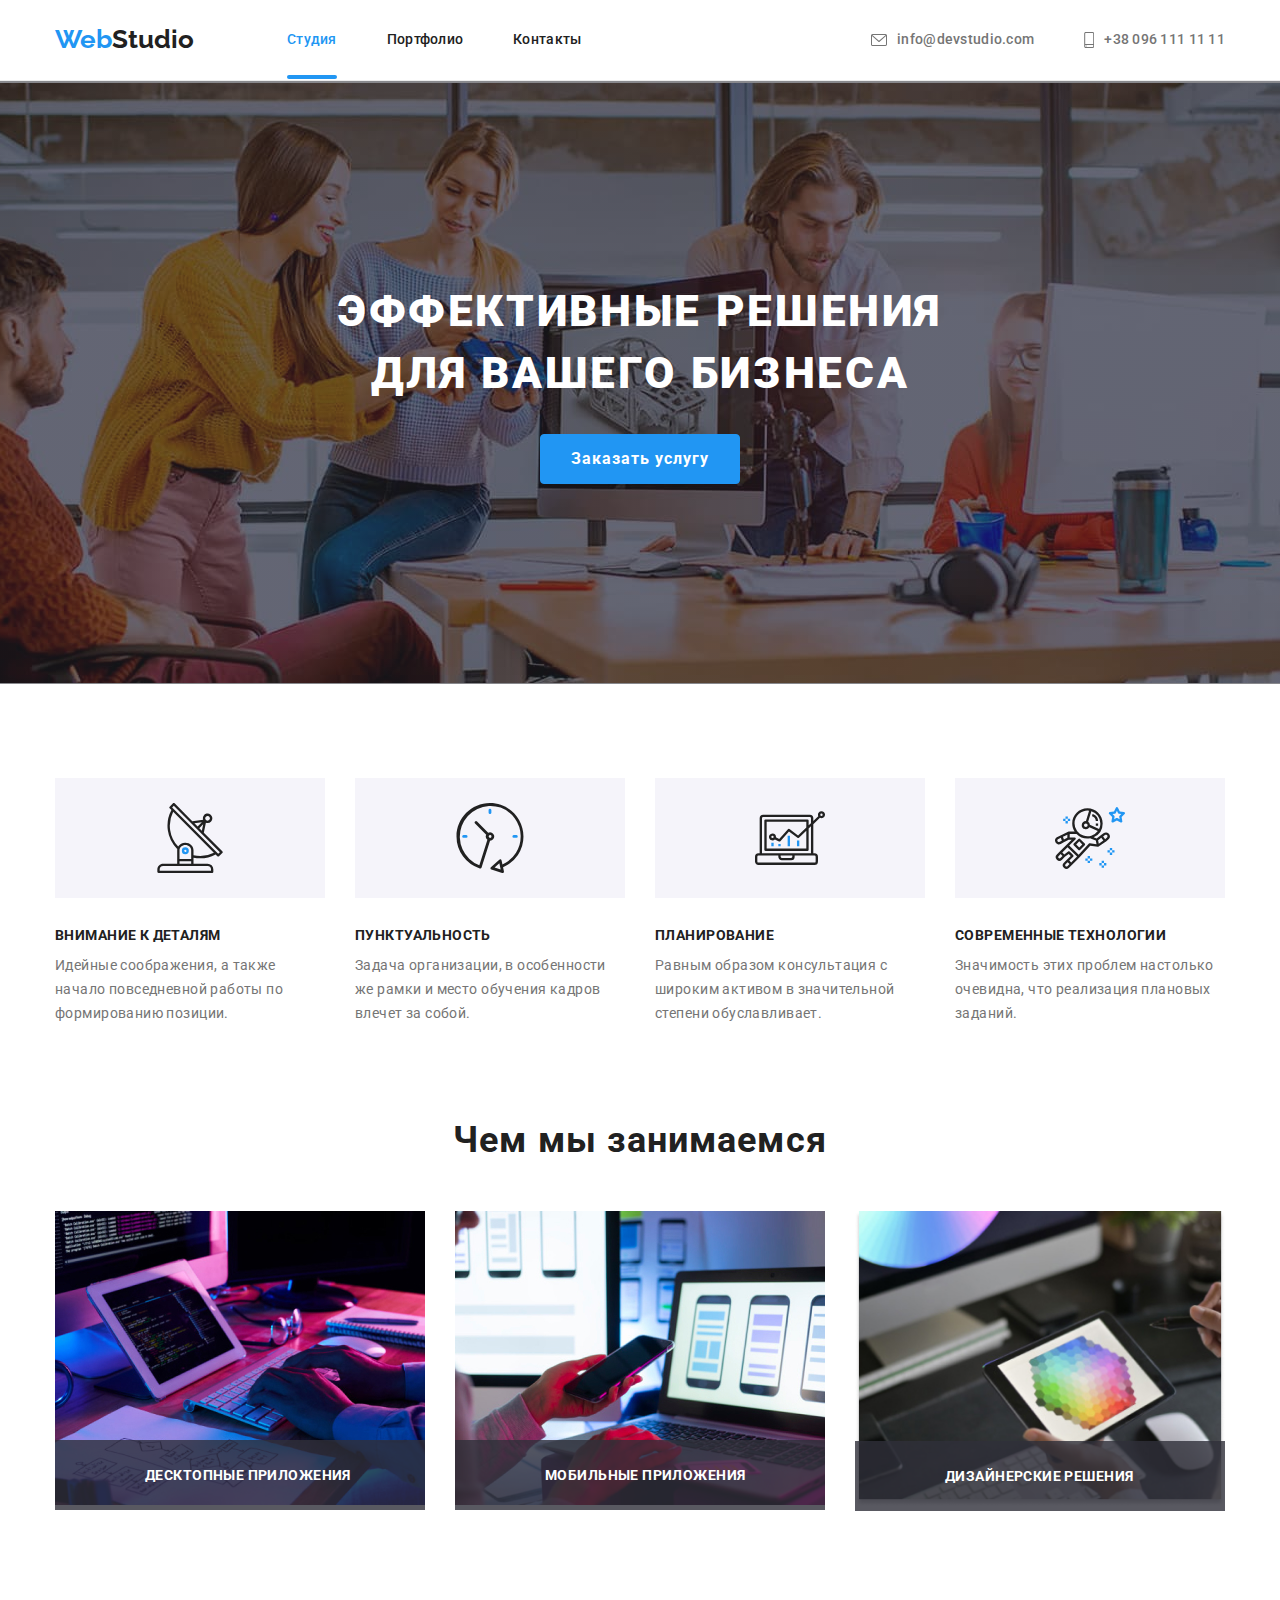
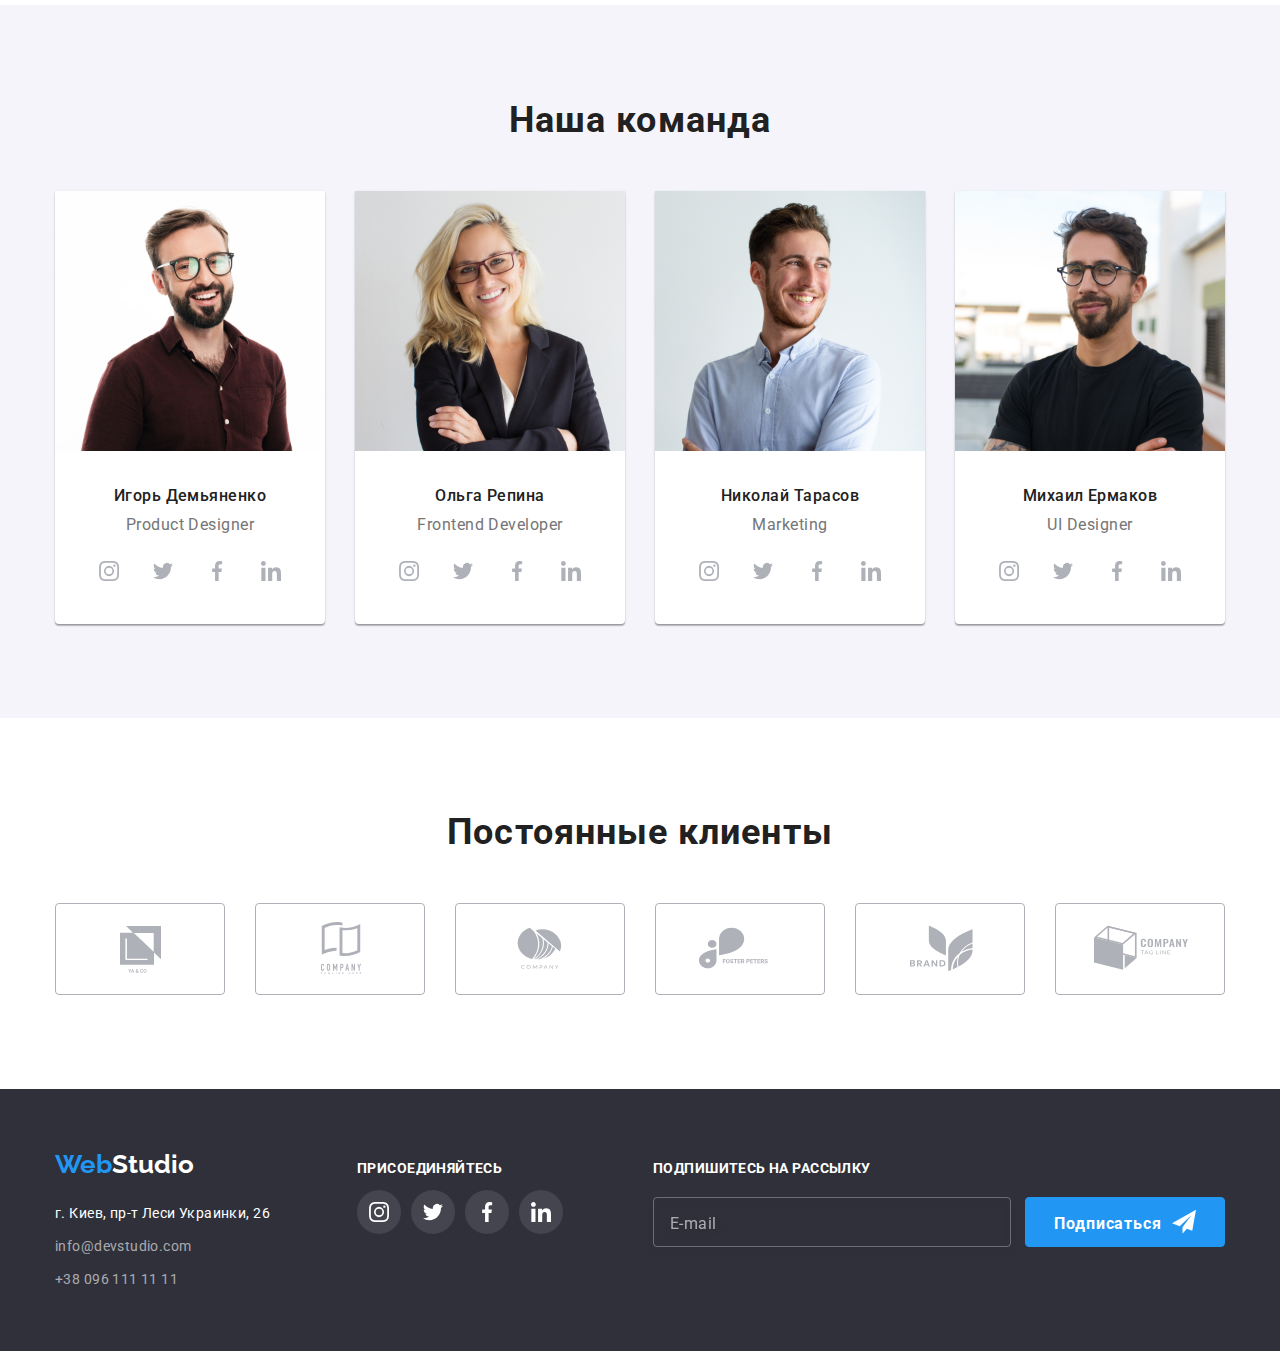
<file: index.html>
<!DOCTYPE html>
<html lang="en">
<head>
    <meta charset="UTF-8">
    <meta http-equiv="X-UA-Compatible" content="IE=edge">
    <meta name="viewport" content="width=device-width, initial-scale=1.0">
    <link href="https://fonts.googleapis.com/css2?family=Raleway:wght@700&family=Roboto:wght@400;500;700;900&display=swap"
        rel="stylesheet">
        <link rel="stylesheet" href="https://cdnjs.cloudflare.com/ajax/libs/modern-normalize/1.1.0/modern-normalize.min.css
">
    <link rel="stylesheet" href="css/styles.css">
    <title>WebStudio</title>
</head>
<body>
    <!-- Шапка -->
<header class="head">
    <div class="conteiner  header-all">
    <nav class="nav-main-list">
<a href="./index.html" class="logo"><span class="logo-part">Web</span>Studio</a>
<ul class="main-list">
    <li class="main-list-li"><a class="main-list-item current" href="./index.html">Студия</a></li>
    <li class="main-list-li"><a class="main-list-item " href="./portfolio.html">Портфолио</a></li>
    <li class="main-list-li"><a class="main-list-item " href="">Контакты</a></li>
</ul>
</nav>
<ul class="contact-list">
    <li class="contact-list-li"><a class="contact-list-item" href="mailto:info@devstudio.com">
        <svg class="icon-mail" width="16" height="12">
            <use href="./images/spryte.svg#icon-envelope"></use>
        </svg>info@devstudio.com</a></li>
    <li class="contact-list-li"><a class="contact-list-item" href="tel:+380961111111">
        <svg class="icon-mail" width="10" height="16">
            <use href="./images/spryte.svg#icon-smartphone"></use>
        </svg>+38 096 111 11 11</a></li>
</ul>
    </div>
</header>
<main>
    <!-- hero --> 
<section class="hero"> 
    <div class="conteiner"> 
    <h1 class="hero-title" >Эффективные решения для вашего бизнеса</h1>
    <button class="hero-button" type="button" data-modal-open>Заказать услугу</button>
    </div>
</section>
<section class="benefits section-first">
    <div class="conteiner">
    <!-- <h2>Наши преимущества</h2> -->
    <ul class="benefits-list">
        <li  class="benefits-list-item">
            <div class="icon-section">
                <svg class="icon-benefits" width="70" height="70">
                    <use href="./images/spryte.svg#icon-antenna"></use>
                </svg>
            </div>    
            <h3  class="benefits-list-item-title">Внимание к деталям</h3>
            <p  class="benefits-list-item-text">Идейные соображения, а также начало повседневной работы по формированию позиции.</p>
        </li>
        <li class="benefits-list-item">
           <div class="icon-section">
                <svg class="icon-benefits" width="70" height="70">
                    <use href="./images/spryte.svg#icon-clock"></use>
                </svg>
           </div>
            <h3 class="benefits-list-item-title">Пунктуальность</h3>
            <p class="benefits-list-item-text">Задача организации, в особенности же рамки и место обучения кадров влечет за собой.</p>
        </li>
        <li class="benefits-list-item">
            <div class="icon-section">
                <svg class="icon-benefits" width="70" height="70">
                    <use href="./images/spryte.svg#icon-diagram"></use>
                </svg>
            </div>
            <h3 class="benefits-list-item-title">Планирование</h3>
            <p class="benefits-list-item-text">Равным образом консультация с широким активом в значительной степени обуславливает.</p>
        </li>
        <li class="benefits-list-item">
            <div class="icon-section">
                <svg class="icon-benefits" width="70" height="70">
                    <use href="./images/spryte.svg#icon-astronaut"></use>
                </svg>
            </div>
            <h3 class="benefits-list-item-title">Современные технологии</h3>
            <p class="benefits-list-item-text">Значимость этих проблем настолько очевидна, что реализация плановых заданий.</p>
        </li>
    </ul>
    </div>
</section>
<section class="work section">
    <div class="conteiner">
    <h2 class="work-title">Чем мы занимаемся</h2>
    <ul class="work-examples">
        <li class="work-examples-item">
            <div class="work-examples-img">
                    <div class="work-examples-text">
                        Десктопные приложения </div>
                        <a href=""><img src="./images/box1.jpg" alt="планшет с клавиатурой" width="370"></a>
                    
                
            </div>
        </li>
        <li class="work-examples-item">
            <div class="work-examples-img">
                   <div class="work-examples-text">
                    Мобильные приложения</div>
                        <a href=""><img src="./images/box2.jpg" alt="ноутбук с телефоном" width="370" ></a>
                   
                
            </div>
        </li>
        <li class="work-examples-item">
            <div class="work-examples-img">
                   <div class="work-examples-text">
                    Дизайнерские решения </div>
                        <a href=""><img src="./images/box3.jpg" alt="планшет с цветовой гаммой" width="370"></a>
                   
            </div>
        </li>
    </ul>
    </div>
</section>
<section class="team section">
    <div class="conteiner">
    <h2 class="team-title">Наша команда</h2>
    <ul class="team-list">
        <li class="team-list-item">
                <img src="./images/empl1.jpg" alt="мужчина в очках" width="270" height="260" class="team-member-photo">
                <div class="team-member-text">
                    <h3 class="team-member">Игорь Демьяненко</h3>
                    <p class="team-member-position"> Product Designer</p>
                    <ul class="team-contact-list">
                        <li class="team-contact-item"><a href=""><svg class="team-contact" width="20" height="20px"><use href="./images/spryte.svg#icon-instagram"></use></svg></a></li>
                        <li class="team-contact-item"><a href=""><svg class="team-contact" width="20" height="20px"><use href="./images/spryte.svg#icon-twitter"></use></svg></a></li>
                        <li class="team-contact-item"><a href=""><svg class="team-contact" width="20" height="20px"><use href="./images/spryte.svg#icon-facebook"></use></svg></a></li>
                        <li class="team-contact-item"><a href=""><svg class="team-contact" width="20" height="20px"><use href="./images/spryte.svg#icon-linkedin"></use></svg></a></li>
                    </ul>
                </div>
        </li>
        <li class="team-list-item">
                    <img src="./images/empl2.jpg" alt="девушка в очках" width="270" height="260" class="team-member-photo">
                    <div class="team-member-text">
                        <h3 class="team-member">Ольга Репина </h3>
                        <p class="team-member-position"> Frontend Developer</p>
                        <ul class="team-contact-list">
                            <li class="team-contact-item"><a href=""><svg class="team-contact" width="20" height="20px">
                                        <use href="./images/spryte.svg#icon-instagram"></use>
                                    </svg></a></li>
                            <li class="team-contact-item"><a href=""><svg class="team-contact" width="20" height="20px">
                                        <use href="./images/spryte.svg#icon-twitter"></use>
                                    </svg></a></li>
                            <li class="team-contact-item"><a href=""><svg class="team-contact" width="20" height="20px">
                                        <use href="./images/spryte.svg#icon-facebook"></use>
                                    </svg></a></li>
                            <li class="team-contact-item"><a href=""><svg class="team-contact" width="20" height="20px">
                                        <use href="./images/spryte.svg#icon-linkedin"></use>
                                    </svg></a></li>
                        </ul>
                    </div>
        </li>
        <li class="team-list-item">
                    <img src="./images/empl3.jpg" alt="мужчина" width="270" height="260" class="team-member-photo">
                    <div class="team-member-text">
                        <h3 class="team-member">Николай Тарасов</h3>
                        <p class="team-member-position"> Marketing</p>
                        <ul class="team-contact-list">
                            <li class="team-contact-item"><a href=""><svg class="team-contact" width="20" height="20px">
                                        <use href="./images/spryte.svg#icon-instagram"></use>
                                    </svg></a></li>
                            <li class="team-contact-item"><a href=""><svg class="team-contact" width="20" height="20px">
                                        <use href="./images/spryte.svg#icon-twitter"></use>
                                    </svg></a></li>
                            <li class="team-contact-item"><a href=""><svg class="team-contact" width="20" height="20px">
                                        <use href="./images/spryte.svg#icon-facebook"></use>
                                    </svg></a></li>
                            <li class="team-contact-item"><a href=""><svg class="team-contact" width="20" height="20px">
                                        <use href="./images/spryte.svg#icon-linkedin"></use>
                                    </svg></a></li>
                        </ul>
                    </div>
        </li>
        <li class="team-list-item">
                    <img src="./images/empl4.jpg" alt="мужчина в очках" width="270" height="260" class="team-member-photo">
                    <div class="team-member-text">
                        <h3 class="team-member">Михаил Ермаков</h3>
                        <p class="team-member-position"> UI Designer</p>
                        <ul class="team-contact-list">
                            <li class="team-contact-item"><a href=""><svg class="team-contact" width="20" height="20px">
                                        <use href="./images/spryte.svg#icon-instagram"></use>
                                    </svg></a></li>
                            <li class="team-contact-item"><a href=""><svg class="team-contact" width="20" height="20px">
                                        <use href="./images/spryte.svg#icon-twitter"></use>
                                    </svg></a></li>
                            <li class="team-contact-item"><a href=""><svg class="team-contact" width="20" height="20px">
                                        <use href="./images/spryte.svg#icon-facebook"></use>
                                    </svg></a></li>
                            <li class="team-contact-item"><a href=""><svg class="team-contact" width="20" height="20px">
                                        <use href="./images/spryte.svg#icon-linkedin"></use>
                                    </svg></a></li>
                        </ul>
                    </div>
        </li>
       
    </ul>
    </div>
</section>
<section class="section">
    <div class="conteiner">
<h2 class="clients-title">Постоянные клиенты</h2>
<ul class="clients-list">
    <li class="clients-list-item"><a href=""><svg class="clients-icon" width="106" height="60"><use href="./images/spryte.svg#icon-Logo"></use></svg></a></li>
    <li class="clients-list-item"><a href=""><svg class="clients-icon" width="106" height="60"><use href="./images/spryte.svg#icon-Logo-1"></use></svg></a></li>
    <li class="clients-list-item"><a href=""><svg class="clients-icon" width="106" height="60"><use href="./images/spryte.svg#icon-Logo-2"></use></svg></a></li>
    <li class="clients-list-item"><a href=""><svg class="clients-icon" width="106" height="60"><use href="./images/spryte.svg#icon-Logo-3"></use></svg></a></li>
    <li class="clients-list-item"><a href=""><svg class="clients-icon" width="106" height="60"><use href="./images/spryte.svg#icon-Logo-4"></use></svg></a></li>
    <li class="clients-list-item"><a href=""><svg class="clients-icon" width="106" height="60"><use href="./images/spryte.svg#icon-Logo-5"></use></svg></a></li>
</ul>
</div>
</section>
</main>
<footer>
    <div class="conteiner footer-box"> 
        <div class="address-content">
            <a href="./index.html" class="logo logo-footer"><span class="logo-part">Web</span><span
                    class="logo-part-footer">Studio</span></a>
            <address>

                <a href="" class="address-local">г. Киев, пр-т Леси Украинки, 26</a>
                <ul>
                    <li class="address-phone-li"><a href="mailto:info@devstudio.com" class="address-phone">info@devstudio.com</a></li>
                    <li class="address-phone-li"><a href="tel:+380961111111" class="address-mail">+38 096 111 11 11</a></li>
                </ul>
            </address>
        </div>
        <div class="footer-soc-list">
            <h3 class="footer-soc-title">присоединяйтесь</h3>
            <ul class="team-contact-list">
                <li class="team-contact-item"><a class="footer-contact-link" href=""><svg class=" footer-icon" width="20" height="20px">
                            <use href="./images/spryte.svg#icon-instagram"></use>
                        </svg></a></li>
                <li class="team-contact-item"><a class="footer-contact-link" href=""><svg class="footer-icon" width="20" height="20px">
                            <use href="./images/spryte.svg#icon-twitter"></use>
                        </svg></a></li>
                <li class="team-contact-item"><a class="footer-contact-link" href=""><svg class="footer-icon" width="20" height="20px">
                            <use href="./images/spryte.svg#icon-facebook"></use>
                        </svg></a></li>
                <li class="team-contact-item"><a class="footer-contact-link" href=""><svg class="footer-icon" width="20" height="20px">
                            <use href="./images/spryte.svg#icon-linkedin"></use>
                        </svg></a></li>
            </ul>
        </div>
            <form>
                <label>
                    <span class="footer-label-text">Подпишитесь на рассылку</span>
                    <input class="footer-input" placeholder="E-mail" name="sub-email" type="email">
                </label>
                
                <button type="submit" class="hero-button">Подписаться<svg class="send-footer-icon" width="24" height="24">
                    <use href="./images/spryte.svg#icon-send"></use>
                </svg>
            </button>
                
                
               
                
            </form>
        

    </div>
</footer>
<div class="backdrop is-hidden" data-modal>
    <div class="modal-backdrop">
        <h2 class="modal-title">Оставьте свои данные, мы вам перезвоним</h2>
        <form class="form">
            <label class="modal-label">
                <span class="text-label">Имя</span>
                <input type="text" class="label-input" name="name">
                <svg width="18" height="18" class="label-icon">
                    <use href="./images/spryte.svg#icon-person-black" ></use>
                </svg>
            </label>
            <label class="modal-label">
                <span class="text-label">Телефон</span>
                <input type="tel" class="label-input" name="telephone">
                <svg width="18" height="18" class="label-icon">
                    <use href="./images/spryte.svg#icon-phone-black"></use>
                </svg>
            </label>
            <label class="modal-label">
                <span class="text-label">Почта</span>
                    <input type="email" class="label-input" name="e-mail">
                    <svg width="18" height="18" class="label-icon">
                        <use href="./images/spryte.svg#icon-email-black"></use>
                    </svg>
            </label>
            <label class="maodal-label">
                <span class="text-label">Комментарий</span>
                <textarea name="comment" placeholder="Введите текст" class="text-area" id="comment" rows="10"></textarea>
            </label>
            <label class="modal-label checkbox-label ">
               
                <input type="checkbox" name="check" class="label-input-checkbox" >
                <span class="custom-check">
                    <svg width="11" height="8">
                        <use href="./images/spryte.svg#icon-vector"></use>
                    </svg>
                </span>
                <span class="check-box-text">
                    Соглашаюсь с рассылкой и принимаю&nbsp;
                    <a class="label-link" href="">Условия договора</a>
                </span> 
            </label>
            <button class="hero-button btn-label" type="submit">Отправить</button>
        </form>
    <button type="button"  class="modal-backdrop-button" data-modal-close>
        <svg width="11" height="11">
            <use href="./images/spryte.svg#icon-close" ></use>
        </svg>
    </button>

</div>
</div>
<script src="./js/modal.js"></script>
</body>

</html>
</file>
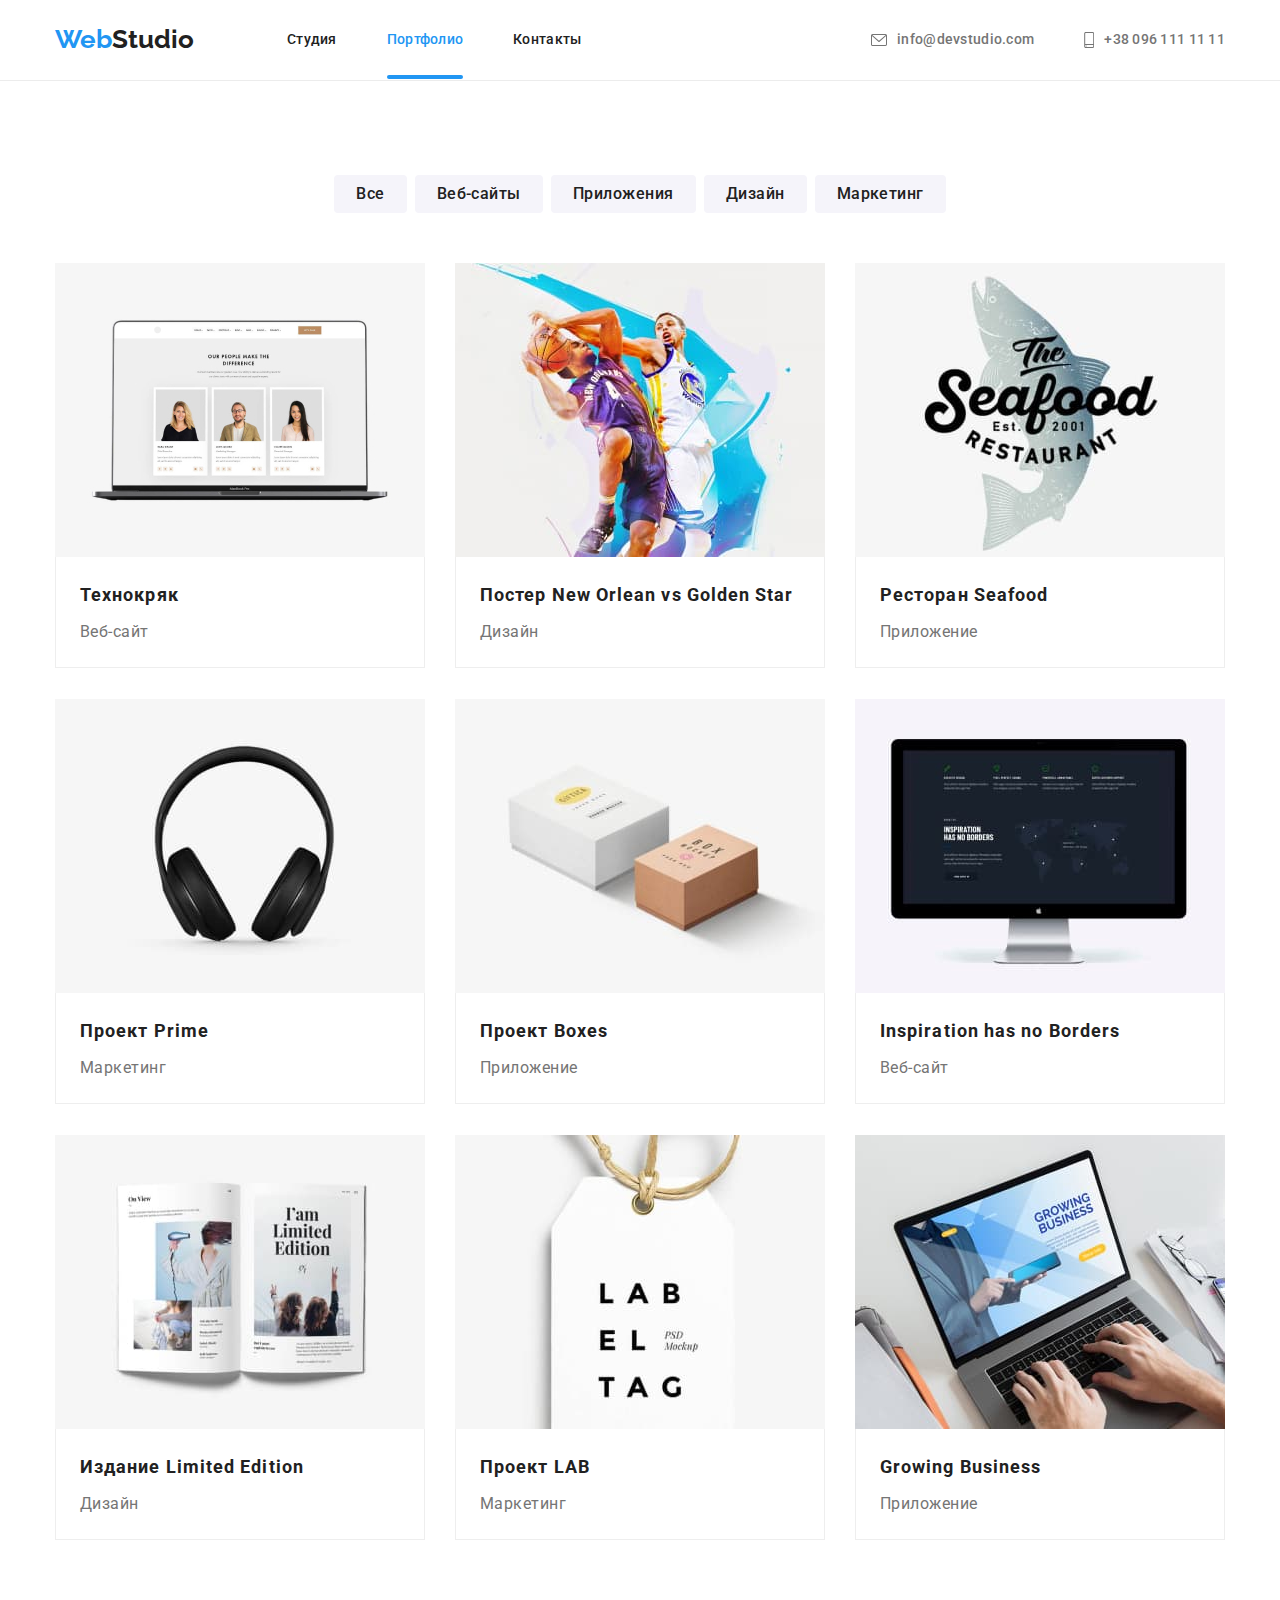
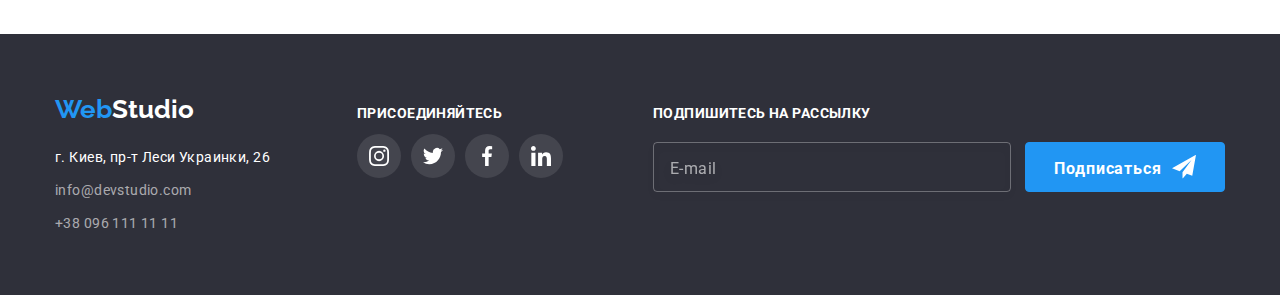
<file: portfolio.html>
<!DOCTYPE html>
<html lang="en">

<head>
    <meta charset="UTF-8">
    <meta http-equiv="X-UA-Compatible" content="IE=edge">
    <meta name="viewport" content="width=device-width, initial-scale=1.0">
    <link
        href="https://fonts.googleapis.com/css2?family=Raleway:wght@700&family=Roboto:wght@400;500;700;900&display=swap"
        rel="stylesheet">
        <link rel="stylesheet" href="https://cdnjs.cloudflare.com/ajax/libs/modern-normalize/1.1.0/modern-normalize.min.css
        ">
    <link rel="stylesheet" href="css/styles.css">
    <title>WebStudio</title>
</head>

<body>
    <!-- Шапка -->
    <header class="head">
        <div class="conteiner  header-all">
            <nav class="nav-main-list">
                <a href="./index.html" class="logo"><span class="logo-part">Web</span>Studio</a>
                <ul class="main-list">
                    <li class="main-list-li"><a class="main-list-item " href="./index.html">Студия</a></li>
                    <li class="main-list-li"><a class="main-list-item current" href="./portfolio.html">Портфолио</a></li>
                    <li class="main-list-li"><a class="main-list-item " href="">Контакты</a></li>
                </ul>
            </nav>
            <ul class="contact-list">
                <li class="contact-list-li"><a class="contact-list-item" href="mailto:info@devstudio.com">
                        <svg class="icon-mail" width="16" height="12">
                            <use href="./images/spryte.svg#icon-envelope"></use>
                        </svg>info@devstudio.com</a></li>
                <li class="contact-list-li"><a class="contact-list-item" href="tel:+380961111111">
                        <svg class="icon-mail" width="10" height="16">
                            <use href="./images/spryte.svg#icon-smartphone"></use>
                        </svg>+38 096 111 11 11</a></li>
            </ul>
        </div>
    </header>
    <main>
        
<section class="section">
    <div class="conteiner">
    <!-- <h1>Наши проекты</h1> -->
<ul class="filter">
    <li class="filter-button-li"><button type="button" class="filter-button">Все</button></li>
    <li class="filter-button-li"><button type="button" class="filter-button">Веб-сайты</button></li>
    <li class="filter-button-li"><button type="button" class="filter-button">Приложения</button></li>
    <li class="filter-button-li"><button type="button" class="filter-button">Дизайн</button></li>
    <li class="filter-button-li"><button type="button" class="filter-button">Маркетинг</button></li>
</ul>
    </div>


    <div class="conteiner">
<ul class="examples">
    <li class="examples-li">
        <a href="" class="examples-link">
       <div class="examples-link-img">
                <img src="images/port1.jpg" alt="ноутбук" width="370" height="294" class="examples-photo">
                <div class="examples-modal-text">
                    <p>Ресурс предлагает комплексные предложения с разным уровнем функционала и сервисов. Все это позволит посетителю получить исчерпывающие
                        сведения о компании или частном лице.</p>
                </div>
       </div>
        <div class="examples-text-content">
            <h2 class="examples-title">Технокряк</h2>
            <p class="examples-text">Веб-сайт</p>
        </div>
       
        </a>
    </li>
    <li class="examples-li">
        <a href="" class="examples-link">
            <div class="examples-link-img">
                <img src="images/port2.jpg" alt="два баскетболиста" width="370" height="294" class="examples-photo">
                <div class="examples-modal-text">
                    <p>Ресурс предлагает комплексные предложения с разным уровнем функционала и сервисов. Все это позволит посетителю получить исчерпывающие
                        сведения о компании или частном лице.</p>
                </div>
            </div>
            <div class="examples-text-content">
                <h2 class="examples-title">Постер New Orlean vs Golden Star</h2>
                <p class="examples-text">Дизайн</p>
            </div>
        </a>
    </li>
    <li class="examples-li">
        <a href="" class="examples-link">
            <div class="examples-link-img">
                <img src="images/port3.jpg" alt="логотип рыбного ресторана" width="370" height="294" class="examples-photo">
                <div class="examples-modal-text">
                    <p>Ресурс предлагает комплексные предложения с разным уровнем функционала и сервисов. Все это позволит посетителю получить исчерпывающие
                        сведения о компании или частном лице.</p>
                </div>
            </div>
            <div class="examples-text-content">
                <h2 class="examples-title">Ресторан Seafood</h2>
                <p class="examples-text">Приложение</p>
            </div>
        </a>
    </li>
    <li class="examples-li">
        <a href="" class="examples-link">
            <div class="examples-link-img">
                <img src="images/port4.jpg" alt="наушники" width="370" height="294" class="examples-photo">
                <div class="examples-modal-text">
                    <p>Ресурс предлагает комплексные предложения с разным уровнем функционала и сервисов. Все это позволит посетителю получить исчерпывающие
                        сведения о компании или частном лице.</p>
                </div>
            </div>
            <div class="examples-text-content">
                <h2 class="examples-title">Проект Prime</h2>
                <p class="examples-text">Маркетинг</p>
            </div>
        </a>
    </li>
    <li class="examples-li">
        <a href="" class="examples-link">
           <div class="examples-link-img">
               <img src="images/port5.jpg" alt="коробки" width="370" height="294" class="examples-photo">
            <div class="examples-modal-text">
            <p>Ресурс предлагает комплексные предложения с разным уровнем функционала и сервисов. Все это позволит посетителю получить исчерпывающие
                сведения о компании или частном лице.</p>
            </div>
        </div>
            <div class="examples-text-content">
                <h2 class="examples-title">Проект Boxes</h2>
                <p class="examples-text">Приложение</p>
            </div>
        </a>
    </li>
    <li class="examples-li">
        <a href="" class="examples-link">
            <div class="examples-link-img">
                <img src="images/port6.jpg" alt="компьютер" width="370" height="294" class="examples-photo">
                <div class="examples-modal-text">
                    <p>Ресурс предлагает комплексные предложения с разным уровнем функционала и сервисов. Все это позволит посетителю получить исчерпывающие
                        сведения о компании или частном лице.</p>
                </div>
            </div>
            <div class="examples-text-content">
                <h2 class="examples-title">Inspiration has no Borders</h2>
                <p class="examples-text">Веб-сайт</p>
            </div>
        </a>
    </li>
    <li class="examples-li">
        <a href="" class="examples-link">
            <div class="examples-link-img">
                <img src="images/port7.jpg" alt="книга" width="370" height="294" class="examples-photo">
                <div class="examples-modal-text">
                    <p>Ресурс предлагает комплексные предложения с разным уровнем функционала и сервисов. Все это позволит посетителю получить исчерпывающие
                        сведения о компании или частном лице.</p>
                </div>
            </div>
            <div class="examples-text-content">
                <h2 class="examples-title">Издание Limited Edition</h2>
                <p class="examples-text">Дизайн</p>
            </div>
        </a>
    </li>
    <li class="examples-li">
        <a href="" class="examples-link">
            <div class="examples-link-img">
                <img src="images/port8.jpg" alt="бирка" width="370" height="294" class="examples-photo">
                <div class="examples-modal-text">
                    <p>Ресурс предлагает комплексные предложения с разным уровнем функционала и сервисов. Все это позволит посетителю получить исчерпывающие
                        сведения о компании или частном лице.</p>
                </div>
            </div>
            <div class="examples-text-content">
                <h2 class="examples-title">Проект LAB</h2>
                <p class="examples-text">Маркетинг</p>
            </div>
        </a>
    </li>
    <li class="examples-li">
        <a href="" class="examples-link">
            <div class="examples-link-img">
                <img src="images/port9.jpg" alt="ноутбук с приложением" width="370" height="294" class="examples-photo">
                <div class="examples-modal-text">
                    <p>Ресурс предлагает комплексные предложения с разным уровнем функционала и сервисов. Все это позволит посетителю получить исчерпывающие
                        сведения о компании или частном лице.</p>
                </div>
            </div>
            <div class="examples-text-content">
                <h2 class="examples-title">Growing Business</h2>
                <p class="examples-text">Приложение</p>
            </div>
        </a>
    </li>
</ul>
    </div>
</section>
        

    </main>
<footer>
    <div class="conteiner footer-box">
        <div class="address-content">
            <a href="./index.html" class="logo logo-footer"><span class="logo-part">Web</span><span
                    class="logo-part-footer">Studio</span></a>
            <address>

                <a href="" class="address-local">г. Киев, пр-т Леси Украинки, 26</a>
                <ul>
                    <li class="address-phone-li"><a href="mailto:info@devstudio.com" class="address-phone">info@devstudio.com</a></li>
                    <li class="address-phone-li"><a href="tel:+380961111111" class="address-mail">+38 096 111 11 11</a></li>
                </ul>
            </address>
        </div>
        <div class="footer-soc-list">
            <h3 class="footer-soc-title">присоединяйтесь</h3>
            <ul class="team-contact-list">
                <li class="team-contact-item"><a class="footer-contact-link" href=""><svg class=" footer-icon" width="20" height="20px">
                            <use href="./images/spryte.svg#icon-instagram"></use>
                        </svg></a></li>
                <li class="team-contact-item"><a class="footer-contact-link" href=""><svg class="footer-icon" width="20" height="20px">
                            <use href="./images/spryte.svg#icon-twitter"></use>
                        </svg></a></li>
                <li class="team-contact-item"><a class="footer-contact-link" href=""><svg class="footer-icon" width="20" height="20px">
                            <use href="./images/spryte.svg#icon-facebook"></use>
                        </svg></a></li>
                <li class="team-contact-item"><a class="footer-contact-link" href=""><svg class="footer-icon" width="20" height="20px">
                            <use href="./images/spryte.svg#icon-linkedin"></use>
                        </svg></a></li>
            </ul>
        </div>
        <form>
            <label>
                <span class="footer-label-text">Подпишитесь на рассылку</span>
                <input class="footer-input" placeholder="E-mail" type="email">
            </label>

            <button type="submit" class="hero-button">Подписаться<svg class="send-footer-icon" width="24" height="24">
                    <use href="./images/spryte.svg#icon-send"></use>
                </svg>
            </button>




        </form>


    </div>
</footer>

</body>

</html>
</file>
<file: css/styles.css>
:root {
  --accent-color: #2196f3;
  --title-color: #212121;
  --text-color: #757575;
  --background-color: #2f303a;
  --transition: 250ms cubic-bezier(0.4, 0, 0.2, 1);
}
body {
  font-family: 'roboto', 'sans-serif';
  color: var(--text-color);
  background-color: #ffffff;
}
.is-hidden {
  visibility: hidden;
  opacity: 0;
  pointer-events: none;
}
.backdrop {
  background: rgba(0, 0, 0, 0.2);
  position: fixed;
  top: 0;
  left: 0;
  width: 100%;
  height: 100%;

  transition: visibility var(--transition), opacity var(--transition);
}
.modal-backdrop {
  position: absolute;
  padding: 40px;
  width: 528px;
  min-height: 581px;
  background-color: #ffffff;
  top: 50%;
  left: 50%;
  transform: translate(-50%, -50%);
}
.modal-backdrop-button {
  position: absolute;
  right: 8px;
  top: 8px;
  background-color:transparent;
  border: 1px solid rgba(0, 0, 0, 0.1);
  width:30px;
  height: 30px;
  border-radius: 50%;
  transition: fill var(--transition);
}

.modal-label {
  position: relative;
 margin-bottom: 10px;
 display: block;
}
.modal-title {
  margin-bottom: 12px;

  font-size: 20px;
  line-height: 1.15;
  text-align: center;
  letter-spacing: 0.03em;
  color: #212121;
}
.label-input {
  display: block;
  transition: border var(--transition);
  width: 100%;
  height: 40px;
  padding-left: 35px;
  outline: none;
  border-radius: 4px;
  border: 1px solid rgba(33, 33, 33, 0.2);
}
.label-input:focus {
    border: 1px solid var(--accent-color);
    color: var(--accent-color);
}

.label-icon {
  position: absolute;
  top: 34px;
  left: 12px;
  fill:var(--title-color);
  transition: fill var(--transition);
}
.label-input:focus + .label-icon, 
.label-input:hover+.label-icon,.label-icon:hover {
    fill: var(--accent-color);
}

.custom-check {
    border: 2px solid var(--title-color);
    border-radius: 2px;
    width: 16px;
    height: 15px;
    display: flex;
    justify-content: center;
    align-items: center;
    margin-right: 9px;
    transition: background var(--transition),border var(--transition);
    
}
.check-box-text {
    font-style: normal;
    font-weight: 400;
    font-size: 14px;
    line-height: 1.71;
    letter-spacing: 0.03em;
    color: #757575;
}
.label-input-checkbox{
    appearance: none;
}
.label-input-checkbox:checked + .custom-check {
    background-color: var(--accent-color);
    border: 2px solid var(--accent-color);
}
.label-input-checkbox:focus + .custom-check,
.label-input-checkbox:hover + .custom-check
{
    border: 2px solid var(--accent-color);
}
.text-area {
  height: 120px;
  width: 450px;
  resize: none;
  margin-bottom: 20px;
  padding: 12px 16px;
  outline: none;
    border: 1px solid rgba(33, 33, 33, 0.2);
    border-radius: 4px;
    transition: border var(--transition);
}
.text-area::placeholder{
    font-style: normal;
    font-weight: 400;
    font-size: 14px;
    line-height: 1.14;
    letter-spacing: 0.01em;
    color: rgba(117, 117, 117, 0.5);
}
.text-area:focus {
    border: 1px solid var(--accent-color);
}
.text-label {
  font-style: normal;
  font-weight: 400;
  font-size: 12px;
  line-height: 1, 16;
  letter-spacing: 0.01em;
  color: #757575;
  margin-bottom: 4px;
  display: inline-block;
}
.checkbox-label {
  margin-bottom: 30px;
  display: flex;
  justify-content: center;
  align-items: center;
}
.btn-label {
  display: block;
  margin: 0 auto;
}
.label-link {
  font-style: normal;
  font-weight: 400;
  font-size: 14px;
  line-height: 1.71;
  letter-spacing: 0.03em;
  text-decoration-line: underline;
  color: #2196f3;
}

.modal-backdrop-button:hover,
.modal-backdrop-button:focus {
  fill: var(--accent-color);
}
.conteiner {
  width: 1200px;
  margin-left: auto;
  margin-right: auto;
  padding-left: 15px;
  padding-right: 15px;

  /* outline: auto; */
}

.section {
  padding-top: 94px;
  padding-bottom: 94px;
}
.section-first {
  padding-top: 94px;
}
.section-last {
  padding-bottom: 94px;
}
ul {
  list-style: none;
  margin: 0;
  padding: 0;
}
h1,
h2,
h3,
h4 {
  margin: 0px;
  padding: 0px;
}
a {
  color: inherit;
}
p {
  margin: 0;
  padding: 0;
}
/* header */
.head {
  border-bottom: #ececec 1px solid;
}
.header-all {
  display: flex;
}
.nav-main-list {
  display: flex;
  align-items: center;
}
.icon-mail {
  margin-right: 10px;
  fill: currentColor;
}
.logo {
  margin-right: 93px;
  font-family: 'Raleway';
  font-style: normal;
  font-weight: 700;
  font-size: 26px;
  line-height: 1.2;
  text-decoration: none;
  color: var(--title-color);
  transition: color var(--transition);
}
.logo-part {
  color: var(--accent-color);
}
.logo:hover,
.logo:focus {
  color: var(--accent-color);
}
.main-list {
  display: flex;
  margin: 0px;
  padding: 0px;
}
.main-list-item {
  font-style: normal;
  position: relative;
  padding-top: 32px;
  padding-bottom: 32px;
  font-weight: 500;
  font-size: 14px;
  line-height: 1.4;
  letter-spacing: 0.02em;
  text-decoration: none;
  color: var(--title-color);
  transition: color var(--transition);
}

.main-list-li:not(:last-child) {
  margin-right: 50px;
}
.main-list-item:focus,
.main-list-item:hover {
  color: var(--accent-color);
}
.main-list-item.current {
  color: var(--accent-color);
}
.main-list-item.current::after {
  content: '';
  position: absolute;
  width: 100%;
  height: 4px;
  display: block;
  background-color: var(--accent-color);
  bottom: 0;
  left: 0;
  border-radius: 2px;
}

.contact-list {
  display: flex;
  margin-left: auto;
  align-items: center;
  margin-top: 0;
  margin-bottom: 0;
}
.contact-list-item {
  display: flex;
  align-items: center;
  padding-top: 32px;
  padding-bottom: 32px;
  font-style: normal;
  font-weight: 500;
  font-size: 14px;
  line-height: 1.14;
  letter-spacing: 0.02em;
  color: var(--text-color);
  text-decoration: none;
  transition: color var(--transition);
}
.contact-list-li:not(:last-child) {
  margin-right: 50px;
}

.contact-list-item:hover,
.contact-list-item:focus {
  color: var(--accent-color);
}
/* body */
/* hero */
.hero {
  max-width: 1600px;
  margin: 0 auto;
  background-color: #c4c4c4;
  text-align: center;
  padding-top: 200px;
  padding-bottom: 200px;
  background-image: linear-gradient(rgba(47, 48, 58, 0.4), rgba(47, 48, 58, 0.4)),
    url(../images/background.jpg);
  background-repeat: no-repeat;
  background-position: center;
}
.hero-title {
  margin-left: auto;
  margin-right: auto;
  margin-bottom: 30px;
  width: 696px;
  font-style: normal;
  font-weight: 900;
  font-size: 44px;
  line-height: 1.4;
  text-align: center;
  letter-spacing: 0.06em;
  text-transform: uppercase;
  color: #ffffff;
}
.hero-button {
  width: 200px;
  height: 50px;
  border-radius: 4px;
  border: var(--accent-color) solid 1px;
  text-align: center;
  font-style: normal;
  font-family: inherit;
  font-weight: 700;
  font-size: 16px;
  line-height: 1.88;
  letter-spacing: 0.06em;
  color: #ffffff;
  cursor: pointer;
  background-color: var(--accent-color);
  transition: background-color var(--transition);
}

.hero-button:hover,
.hero-button:focus {
  background-color: #188ce8;
}

/* Наши преимущества */
.benefits-list {
  display: flex;
  align-items: center;
  justify-content: center;
}

.benefits-list-item {
  width: 270px;
}
.benefits-list-item:not(:last-child) {
  margin-right: 30px;
}

.benefits-list-item-title {
  font-style: normal;
  font-weight: 700;
  font-size: 14px;
  line-height: 1.14;
  letter-spacing: 0.03em;
  text-transform: uppercase;
  color: var(--title-color);
  margin-bottom: 10px;
}
.benefits-list-item-text {
  font-size: 14px;
  line-height: 1.7;
  letter-spacing: 0.03em;
  color: var(--text-color);
}
.icon-section {
  display: flex;
  justify-content: center;
  align-items: center;
  height: 120px;
  margin-bottom: 30px;
  background-color: #f5f4fa;
}
/* Чем мы занимаемся */

.work-examples {
  display: flex;
  justify-content: center;
}
.work-examples-img {
  position: relative;
}
.work-examples-img::after {
  content: '';
  position: absolute;
  width: 100%;
  height: 70px;
  background: rgba(47, 48, 58, 0.8);
  display: block;
  bottom: 0px;
  right: 0px;
  pointer-events: none;
}
.work-examples-text {
  position: absolute;
  left: 90px;
  bottom: 27px;
  z-index: 10;
  font-style: normal;
  font-weight: 700;
  font-size: 14px;
  line-height: 16px;
  text-align: center;
  letter-spacing: 0.03em;
  text-transform: uppercase;
  color: #ffffff;
}
.work-examples-item:not(:last-child) {
  margin-right: 30px;
}
.work-title {
  font-style: normal;
  font-weight: 700;
  font-size: 36px;
  line-height: 1.16;
  text-align: center;
  letter-spacing: 0.03em;
  color: var(--title-color);
  margin-bottom: 50px;
}
/* Наша команда */
.team {
  background-color: #f5f4fa;
}
.team-list {
  display: flex;
  justify-content: center;
}

.team-list-item {
  box-shadow: 0px 1px 3px rgba(0, 0, 0, 0.12), 0px 1px 1px rgba(0, 0, 0, 0.14),
    0px 2px 1px rgba(0, 0, 0, 0.2);
  border-radius: 0px 0px 4px 4px;
  background-color: #ffffff;
}
.team-list-item:not(:last-child) {
  margin-right: 30px;
}
.team-title {
  margin-bottom: 50px;
  text-align: center;
  font-weight: 700;
  font-size: 36px;
  line-height: 42px;
  letter-spacing: 0.03em;
  color: var(--title-color);
}

.team-member-text {
  height: 168px;
  padding-top: 30px;
  padding-bottom: 30px;
}
.team-member {
  margin-bottom: 10px;
  text-align: center;
  font-style: normal;
  font-weight: 500;
  font-size: 16px;
  line-height: 1.2;
  letter-spacing: 0.03em;
  color: var(--title-color);
}
.team-member-position {
  text-align: center;
  font-size: 16px;
  line-height: 1.2;
  letter-spacing: 0.03em;
  color: var(--text-color);
  margin-bottom: 15px;
}
.team-contact-list {
  display: flex;
  justify-content: center;
  color: var(--text-color);
}

.team-contact-item a {
  display: flex;
  justify-content: center;
  align-items: center;
  width: 44px;
  height: 44px;
  border-radius: 50%;
  fill: #afb1b8;
  transition: background-color var(--transition), fill var(--transition);
}
.team-contact-item:hover a,
.team-contact-item a:focus {
  background-color: var(--accent-color);
  fill: #ffffff;
}
.team-contact-item:not(:last-child) {
  margin-right: 10px;
}

.clients-title {
  font-size: 36px;
  line-height: 1.16;
  text-align: center;
  letter-spacing: 0.03em;
  margin-bottom: 50px;
  color: var(--title-color);
}
.clients-list {
  display: flex;
  justify-content: center;
  color: #afb1b8;
}
.clients-icon {
  fill: currentColor;
}
.clients-list-item a {
  display: inline-flex;
  width: 170px;
  height: 92px;
  justify-content: center;
  align-items: center;
  border: 1px solid #afb1b8;
  border-radius: 4px;
  transition: color var(--transition), border var(--transition);
}
.clients-list-item:hover a,
.clients-list-item a:focus {
  color: var(--accent-color);
  border: 1px solid #2196f3;
}
.clients-list-item:not(:last-child) {
  margin-right: 30px;
}
/* footer */
footer {
  background-color: var(--background-color);
  padding-top: 60px;
  padding-bottom: 60px;
}
.address-local {
  display: inline-block;
  margin-bottom: 9px;
  font-style: normal;
  font-weight: 400;
  font-size: 14px;
  line-height: 24px;
  letter-spacing: 0.03em;
  text-decoration: none;
  color: #ffffff;
  transition: color var(--transition);
}
.address-phone,
.address-mail {
  font-style: normal;
  font-weight: 400;
  font-size: 14px;
  line-height: 24px;
  letter-spacing: 0.03em;
  color: rgba(255, 255, 255, 0.6);
  text-decoration: none;
  transition: color var(--transition);
}
.address-mail:hover,
.address-phone:hover,
.address-local:hover,
.address-mail:focus,
.address-phone:focus,
.address-local:focus {
  color: var(--accent-color);
}
.address-phone-li:not(:last-child) {
  margin-bottom: 9px;
}
.address-footer {
  display: flex;
}
.footer-box {
  display: flex;
  align-items: baseline;
}
.footer-soc-title {
  font-weight: 700;
  font-size: 14px;
  line-height: 1.14px;
  letter-spacing: 0.03em;
  text-transform: uppercase;
  margin-bottom: 20px;
  color: #ffffff;
}
.footer-icon {
  fill: #ffffff;
}
.address-content {
  margin-right: 70px;
}
.footer-label-text {
    font-style: normal;
     font-weight: 700;
     font-size: 14px;
     line-height: 1.14;
     letter-spacing: 0.03em;
     text-transform: uppercase;
     color: #FFFFFF;
     display: block;
     margin-bottom: 20px;
     
}
.footer-input {
    width: 358px;
    height: 50px;
    background-color: transparent;
    border: 1px solid rgba(255, 255, 255, 0.3);
    filter: drop-shadow(0px 4px 4px rgba(0, 0, 0, 0.15));
    border-radius: 4px;
    padding:16px;
    margin-right: 10px;
    color: #ececec;
    font-style: normal;
    font-weight: 400;
    font-size: 20px;
    line-height: 1.25;
    letter-spacing: 0.03em;
}

.send-footer-icon {
transform: translateY(20%);
margin-left: 10px;
}
.footer-input::placeholder {
        font-style: normal;
        font-weight: 400;
        font-size: 16px;
        line-height: 1.25;
        display: flex;
        align-items: center;
        letter-spacing: 0.03em;
        color: rgba(255, 255, 255, 0.6);
}
.footer-form {
    display: flex;
    align-items: center;
}
.logo-part-footer {
  color: #ffffff;
}
.logo-footer {
  display: block;
  margin-bottom: 20px;
}
.footer-soc-list{
    margin-right: 90px;
}

.footer-contact-link {
  background-color: rgba(255, 255, 255, 0.1);
}

/* Portfolio */
.filter {
  display: flex;
  justify-content: center;
  margin-bottom: 50px;
}

.filter-button {
  font-style: normal;
  font-family: inherit;
  font-weight: 500;
  font-size: 16px;
  line-height: 1.6;
  padding-left: 22px;
  padding-right: 22px;
  height: 38px;
  text-align: center;
  letter-spacing: 0.03em;
  color: var(--title-color);
  background: #f5f4fa;
  border-radius: 4px;
  cursor: pointer;
  border: #f5f4fa;
  transition: color var(--transition), background var(--transition), box-shadow var(--transition);
}

.filter-button:hover,
.filter-button:focus {
  color: #ffffff;
  background-color: var(--accent-color);
  box-shadow: 0px 3px 1px rgba(0, 0, 0, 0.1), 0px 1px 2px rgba(0, 0, 0, 0.08),
    0px 2px 2px rgba(0, 0, 0, 0.12);
}
.filter-button-li:not(:last-child) {
  margin-right: 8px;
}
.examples {
  display: flex;
  flex-wrap: wrap;
  justify-content: center;
}

.examples-photo {
  display: block;
}

.examples-text-content {
  border-right: 1px solid #eeeeee;
  border-left: 1px solid #eeeeee;
  border-bottom: 1px solid #eeeeee;
  padding: 20px 24px;
}
.examples-link {
  display: block;
  text-decoration: none;
  transition: box-shadow var(--transition);
}
.examples-li {
  transition: box-shadow var(--transition);
}
.examples-link:focus,
.examples-li:hover {
  box-shadow: 0px 1px 1px rgba(0, 0, 0, 0.12), 0px 4px 4px rgba(0, 0, 0, 0.06),
    1px 4px 6px rgba(0, 0, 0, 0.16);
}

.examples-li:not(:nth-child(3n)) {
  margin-right: 30px;
}
.examples-li:not(:nth-last-child(-n + 3)) {
  margin-bottom: 31px;
}
.examples-link-img {
  position: relative;
  overflow: hidden;
}
.examples-modal-text {
  position: absolute;
  top: 0;
  left: 0;
  display: flex;
  justify-content: center;
  align-items: center;
  width: 370px;
  height: 294px;
  margin-left: auto;
  margin-right: auto;
  background-color: rgba(33, 150, 243, 0.9);
  transform: translateY(140%);
  transition: transform var(--transition);
}
.examples-li:hover .examples-modal-text {
  transform: translateY(0);
}

.examples-modal-text p {
  width: 322px;
  font-weight: 400;
  font-size: 18px;
  line-height: 1.56;
  letter-spacing: 0.03em;
  color: #ffffff;
}
.examples-title {
  margin-bottom: 4px;
  font-style: normal;
  font-weight: 700;
  font-size: 18px;
  line-height: 2;
  letter-spacing: 0.06em;
  color: var(--title-color);
}
.examples-text {
  font-size: 16px;
  line-height: 1.88;
  letter-spacing: 0.03em;
  color: var(--text-color);
}
</file>
